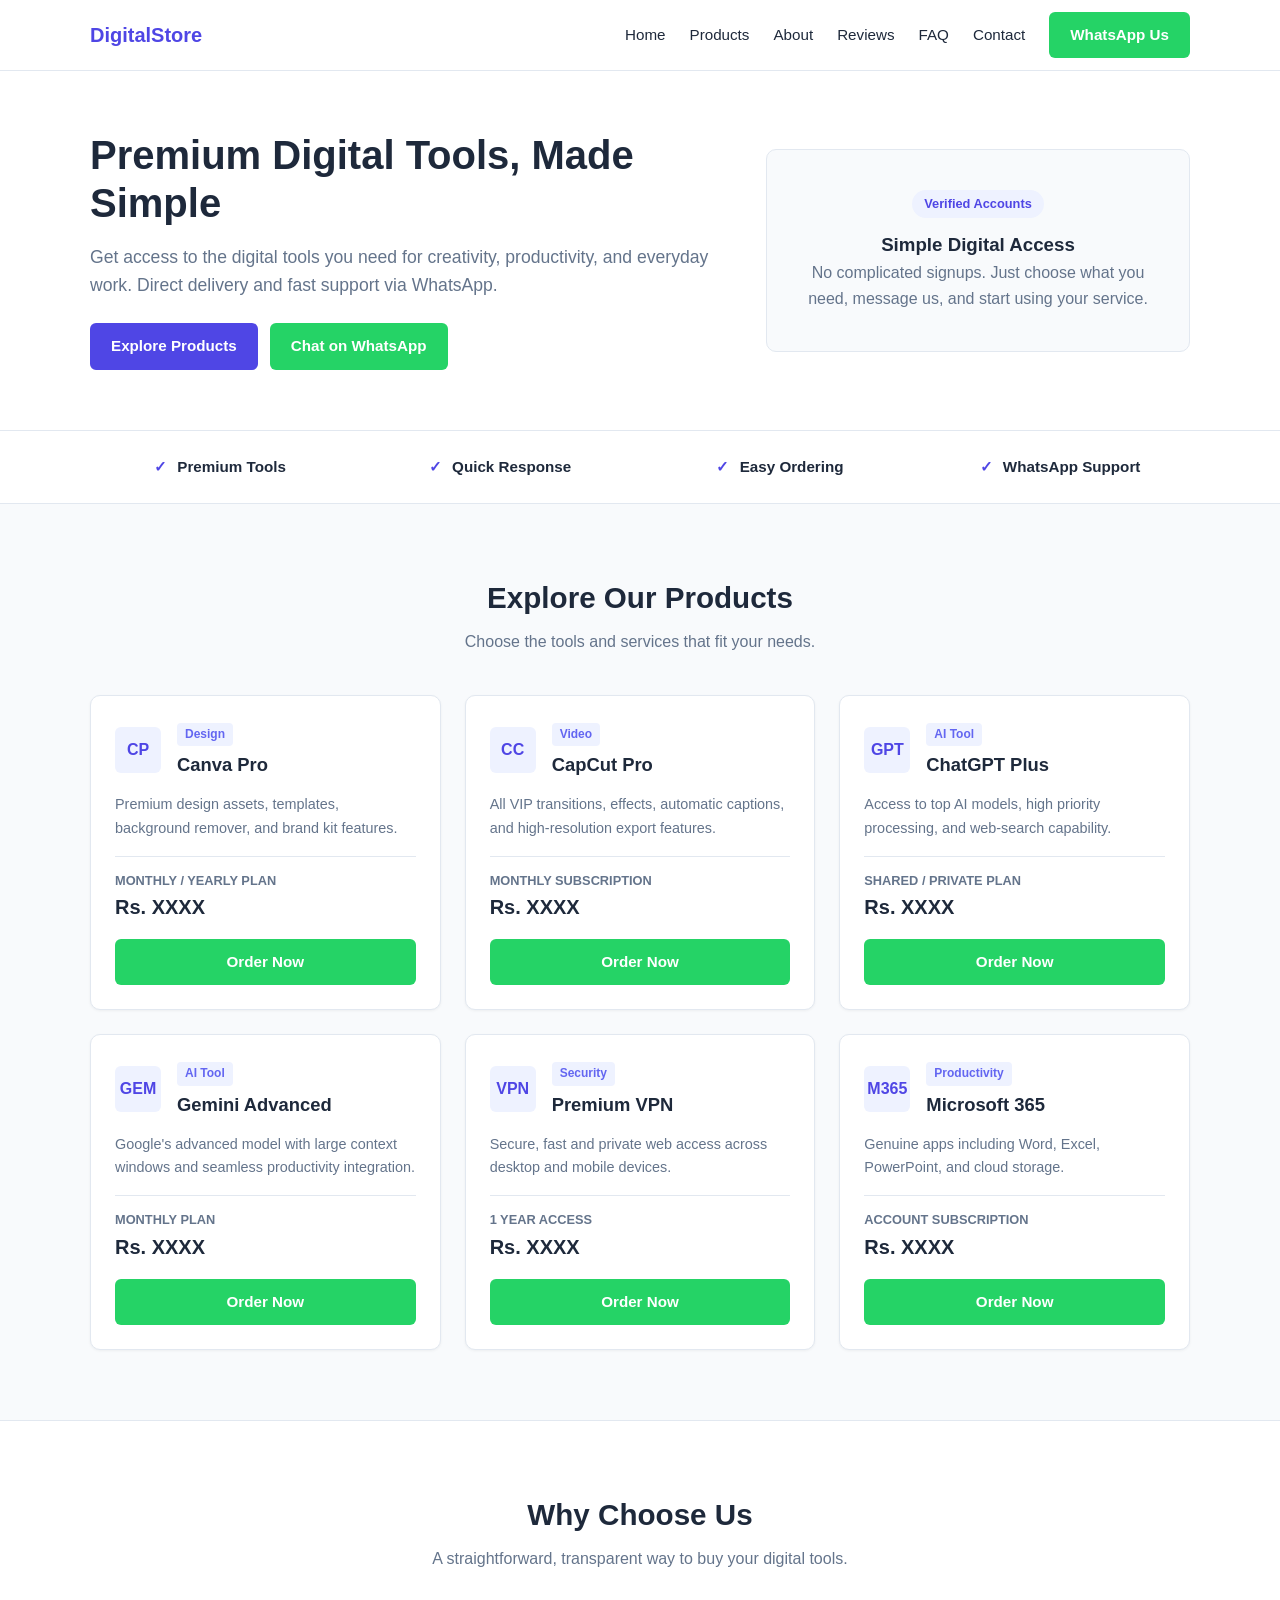
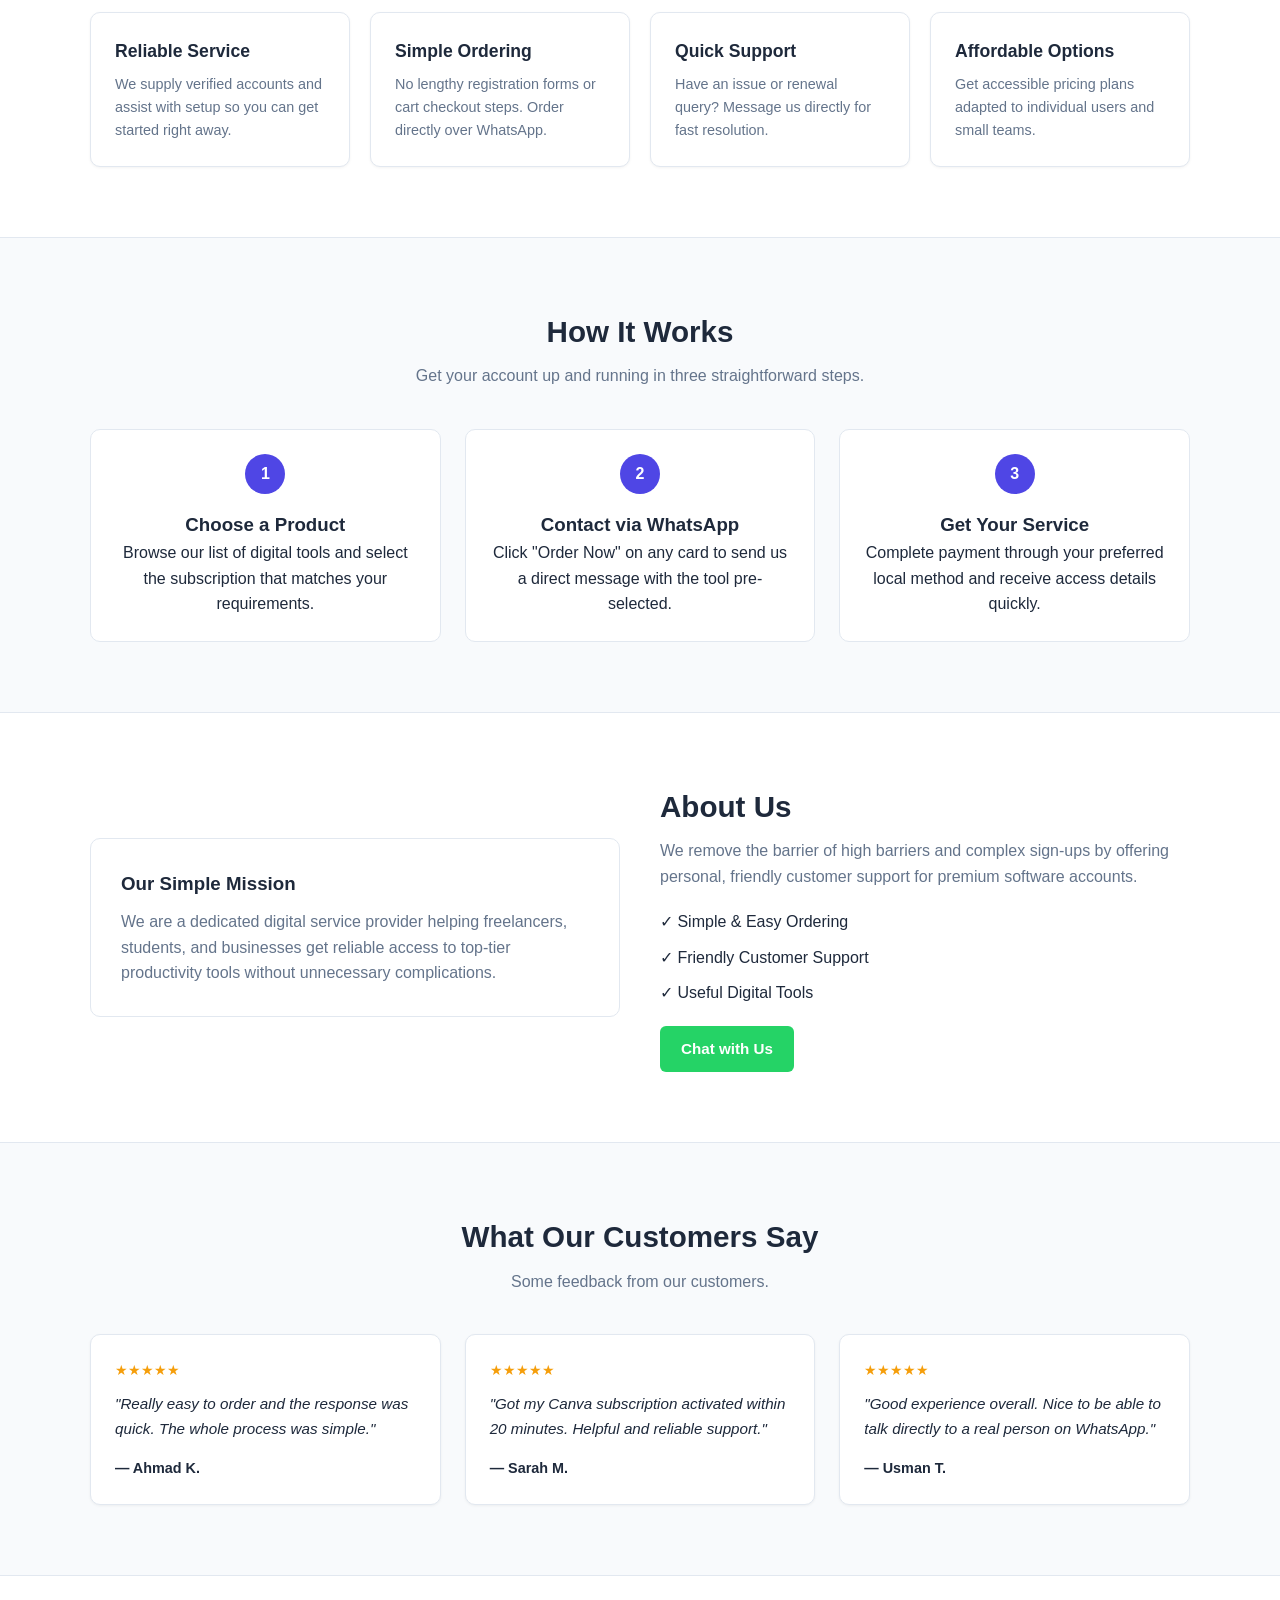
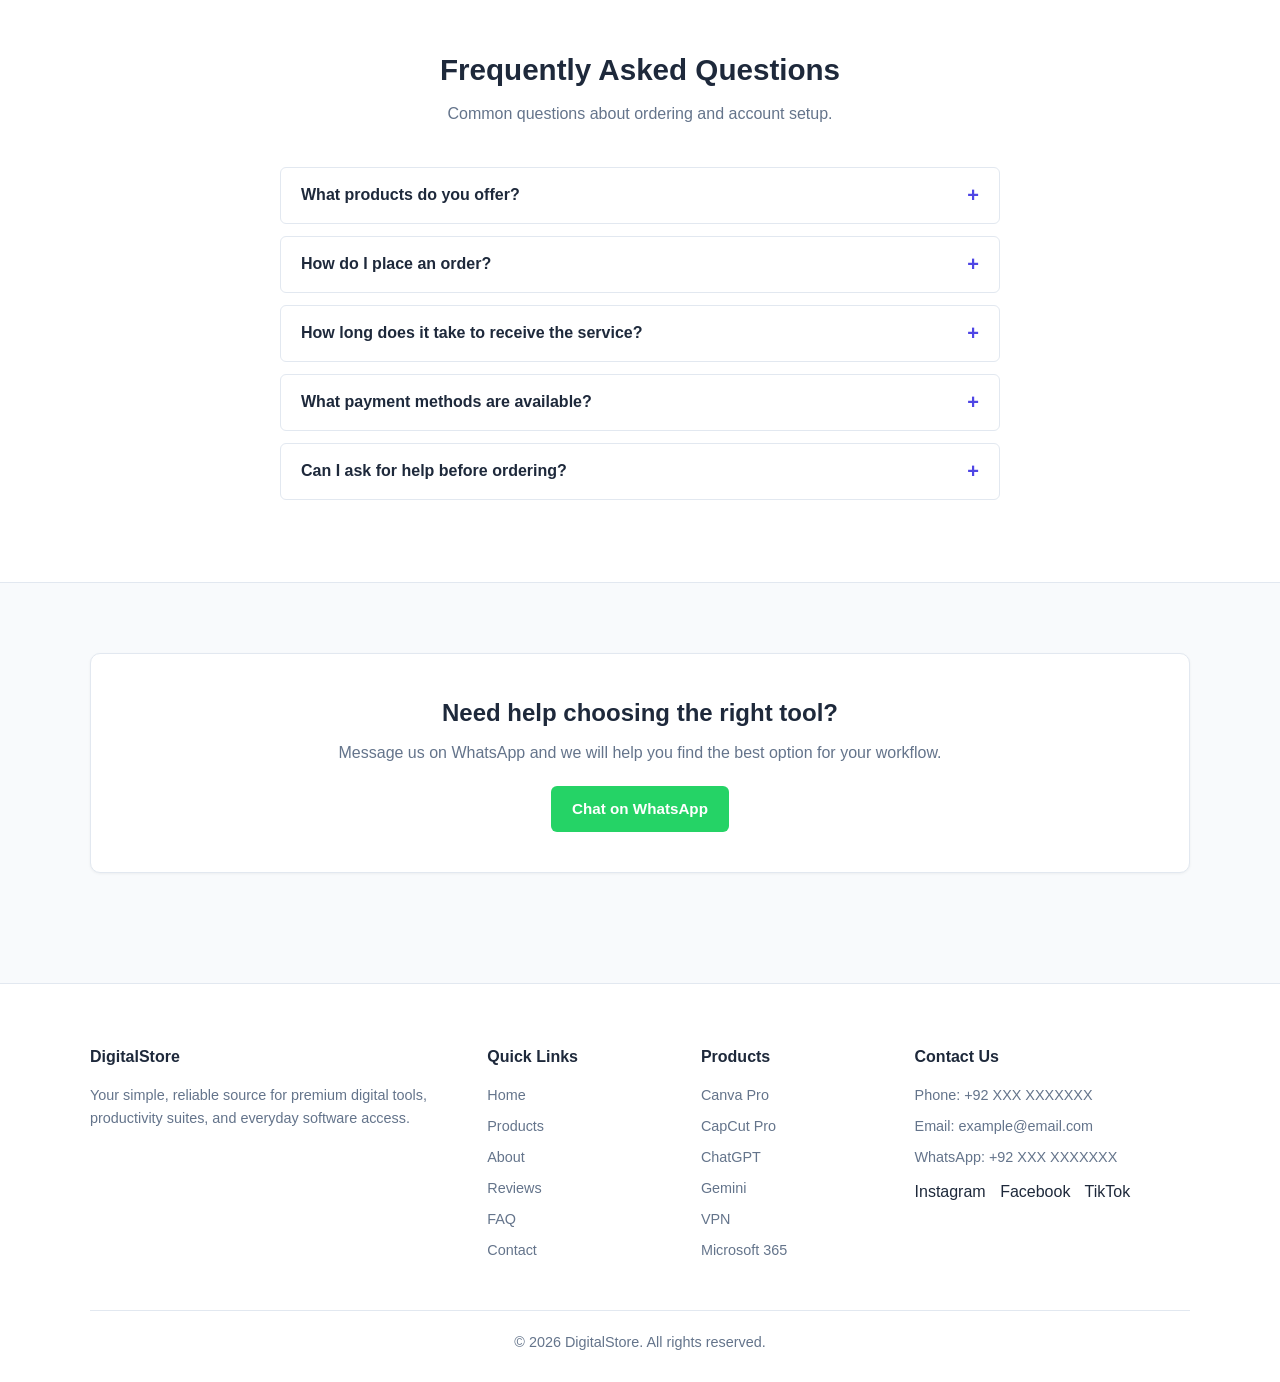
<file: index.html>
<!DOCTYPE html>
<html lang="en">
<head>
  <meta charset="UTF-8">
  <meta name="viewport" content="width=device-width, initial-scale=1.0">
  <title>Digital Tools & Services Store</title>
  <link rel="stylesheet" href="style.css">
</head>
<body>

  <header class="header">
    <div class="container header-container">
      <a href="index.html" class="logo">DigitalStore</a>

      <button class="mobile-toggle" id="menuBtn" aria-label="Toggle menu">☰</button>

      <nav class="nav" id="mainNav">
        <ul class="nav-list">
          <li><a href="#home" class="nav-link">Home</a></li>
          <li><a href="#products" class="nav-link">Products</a></li>
          <li><a href="#about" class="nav-link">About</a></li>
          <li><a href="#reviews" class="nav-link">Reviews</a></li>
          <li><a href="#faq" class="nav-link">FAQ</a></li>
          <li><a href="contact.html" class="nav-link">Contact</a></li>
          <li>
            <a href="https://wa.me/YOUR_WHATSAPP_NUMBER?text=Hi%2C%20I%20want%20to%20place%20an%20order." class="btn btn-whatsapp" target="_blank">WhatsApp Us</a>
          </li>
        </ul>
      </nav>
    </div>
  </header>

  <main>
    <section class="hero" id="home">
      <div class="container hero-grid">
        <div class="hero-content">
          <h1 class="hero-title">Premium Digital Tools, Made Simple</h1>
          <p class="hero-desc">Get access to the digital tools you need for creativity, productivity, and everyday work. Direct delivery and fast support via WhatsApp.</p>
          <div class="hero-actions">
            <a href="#products" class="btn btn-primary">Explore Products</a>
            <a href="https://wa.me/YOUR_WHATSAPP_NUMBER?text=Hi%2C%20I%20have%20a%20question." class="btn btn-whatsapp" target="_blank">Chat on WhatsApp</a>
          </div>
        </div>
        <div class="hero-visual">
          <span class="hero-badge-preview">Verified Accounts</span>
          <h3>Simple Digital Access</h3>
          <p class="section-subtitle">No complicated signups. Just choose what you need, message us, and start using your service.</p>
        </div>
      </div>
    </section>

    <div class="benefits-bar">
      <div class="container benefits-grid">
        <div class="benefit-item"><span class="benefit-icon">✓</span> Premium Tools</div>
        <div class="benefit-item"><span class="benefit-icon">✓</span> Quick Response</div>
        <div class="benefit-item"><span class="benefit-icon">✓</span> Easy Ordering</div>
        <div class="benefit-item"><span class="benefit-icon">✓</span> WhatsApp Support</div>
      </div>
    </div>

    <section class="section" id="products">
      <div class="container">
        <div class="section-title-wrap">
          <h2 class="section-title">Explore Our Products</h2>
          <p class="section-subtitle">Choose the tools and services that fit your needs.</p>
        </div>

        <div class="product-grid">

          <div class="product-card">
            <div class="product-card-top">
              <div class="product-avatar">CP</div>
              <div>
                <span class="product-badge">Design</span>
                <h3 class="product-name">Canva Pro</h3>
              </div>
            </div>
            <p class="product-desc">Premium design assets, templates, background remover, and brand kit features.</p>
            <div class="product-meta">
              <div class="product-plan">Monthly / Yearly Plan</div>
              <div class="product-price">Rs. XXXX</div>
            </div>
            <a href="https://wa.me/YOUR_WHATSAPP_NUMBER?text=Hi%2C%20I%20am%20interested%20in%20Canva%20Pro.%20Please%20share%20the%20details." class="btn btn-whatsapp btn-full" target="_blank">Order Now</a>
          </div>

          <div class="product-card">
            <div class="product-card-top">
              <div class="product-avatar">CC</div>
              <div>
                <span class="product-badge">Video</span>
                <h3 class="product-name">CapCut Pro</h3>
              </div>
            </div>
            <p class="product-desc">All VIP transitions, effects, automatic captions, and high-resolution export features.</p>
            <div class="product-meta">
              <div class="product-plan">Monthly Subscription</div>
              <div class="product-price">Rs. XXXX</div>
            </div>
            <a href="https://wa.me/YOUR_WHATSAPP_NUMBER?text=Hi%2C%20I%20am%20interested%20in%20CapCut%20Pro.%20Please%20share%20the%20details." class="btn btn-whatsapp btn-full" target="_blank">Order Now</a>
          </div>

          <div class="product-card">
            <div class="product-card-top">
              <div class="product-avatar">GPT</div>
              <div>
                <span class="product-badge">AI Tool</span>
                <h3 class="product-name">ChatGPT Plus</h3>
              </div>
            </div>
            <p class="product-desc">Access to top AI models, high priority processing, and web-search capability.</p>
            <div class="product-meta">
              <div class="product-plan">Shared / Private Plan</div>
              <div class="product-price">Rs. XXXX</div>
            </div>
            <a href="https://wa.me/YOUR_WHATSAPP_NUMBER?text=Hi%2C%20I%20am%20interested%20in%20ChatGPT.%20Please%20share%20the%20details." class="btn btn-whatsapp btn-full" target="_blank">Order Now</a>
          </div>

          <div class="product-card">
            <div class="product-card-top">
              <div class="product-avatar">GEM</div>
              <div>
                <span class="product-badge">AI Tool</span>
                <h3 class="product-name">Gemini Advanced</h3>
              </div>
            </div>
            <p class="product-desc">Google's advanced model with large context windows and seamless productivity integration.</p>
            <div class="product-meta">
              <div class="product-plan">Monthly Plan</div>
              <div class="product-price">Rs. XXXX</div>
            </div>
            <a href="https://wa.me/YOUR_WHATSAPP_NUMBER?text=Hi%2C%20I%20am%20interested%20in%20Gemini.%20Please%20share%20the%20details." class="btn btn-whatsapp btn-full" target="_blank">Order Now</a>
          </div>

          <div class="product-card">
            <div class="product-card-top">
              <div class="product-avatar">VPN</div>
              <div>
                <span class="product-badge">Security</span>
                <h3 class="product-name">Premium VPN</h3>
              </div>
            </div>
            <p class="product-desc">Secure, fast and private web access across desktop and mobile devices.</p>
            <div class="product-meta">
              <div class="product-plan">1 Year Access</div>
              <div class="product-price">Rs. XXXX</div>
            </div>
            <a href="https://wa.me/YOUR_WHATSAPP_NUMBER?text=Hi%2C%20I%20am%20interested%20in%20Premium%20VPN.%20Please%20share%20the%20details." class="btn btn-whatsapp btn-full" target="_blank">Order Now</a>
          </div>

          <div class="product-card">
            <div class="product-card-top">
              <div class="product-avatar">M365</div>
              <div>
                <span class="product-badge">Productivity</span>
                <h3 class="product-name">Microsoft 365</h3>
              </div>
            </div>
            <p class="product-desc">Genuine apps including Word, Excel, PowerPoint, and cloud storage.</p>
            <div class="product-meta">
              <div class="product-plan">Account Subscription</div>
              <div class="product-price">Rs. XXXX</div>
            </div>
            <a href="https://wa.me/YOUR_WHATSAPP_NUMBER?text=Hi%2C%20I%20am%20interested%20in%20Microsoft%20365.%20Please%20share%20the%20details." class="btn btn-whatsapp btn-full" target="_blank">Order Now</a>
          </div>

          </div>
      </div>
    </section>

    <section class="section" style="background-color: var(--white); border-top: 1px solid var(--border-color); border-bottom: 1px solid var(--border-color);">
      <div class="container">
        <div class="section-title-wrap">
          <h2 class="section-title">Why Choose Us</h2>
          <p class="section-subtitle">A straightforward, transparent way to buy your digital tools.</p>
        </div>
        <div class="features-grid">
          <div class="feature-card">
            <h3>Reliable Service</h3>
            <p>We supply verified accounts and assist with setup so you can get started right away.</p>
          </div>
          <div class="feature-card">
            <h3>Simple Ordering</h3>
            <p>No lengthy registration forms or cart checkout steps. Order directly over WhatsApp.</p>
          </div>
          <div class="feature-card">
            <h3>Quick Support</h3>
            <p>Have an issue or renewal query? Message us directly for fast resolution.</p>
          </div>
          <div class="feature-card">
            <h3>Affordable Options</h3>
            <p>Get accessible pricing plans adapted to individual users and small teams.</p>
          </div>
        </div>
      </div>
    </section>

    <section class="section">
      <div class="container">
        <div class="section-title-wrap">
          <h2 class="section-title">How It Works</h2>
          <p class="section-subtitle">Get your account up and running in three straightforward steps.</p>
        </div>
        <div class="steps-grid">
          <div class="step-card">
            <div class="step-number">1</div>
            <h3>Choose a Product</h3>
            <p>Browse our list of digital tools and select the subscription that matches your requirements.</p>
          </div>
          <div class="step-card">
            <div class="step-number">2</div>
            <h3>Contact via WhatsApp</h3>
            <p>Click "Order Now" on any card to send us a direct message with the tool pre-selected.</p>
          </div>
          <div class="step-card">
            <div class="step-number">3</div>
            <h3>Get Your Service</h3>
            <p>Complete payment through your preferred local method and receive access details quickly.</p>
          </div>
        </div>
      </div>
    </section>

    <section class="section" id="about" style="background-color: var(--white); border-top: 1px solid var(--border-color); border-bottom: 1px solid var(--border-color);">
      <div class="container">
        <div class="about-grid">
          <div class="about-box">
            <h3>Our Simple Mission</h3>
            <p style="margin-top: 10px; color: var(--text-muted);">
              We are a dedicated digital service provider helping freelancers, students, and businesses get reliable access to top-tier productivity tools without unnecessary complications.
            </p>
          </div>
          <div>
            <h2 class="section-title">About Us</h2>
            <p style="color: var(--text-muted);">We remove the barrier of high barriers and complex sign-ups by offering personal, friendly customer support for premium software accounts.</p>
            <ul class="about-features">
              <li>✓ Simple & Easy Ordering</li>
              <li>✓ Friendly Customer Support</li>
              <li>✓ Useful Digital Tools</li>
            </ul>
            <a href="https://wa.me/YOUR_WHATSAPP_NUMBER?text=Hi%2C%20I%20would%20like%20to%20know%20more%20about%20your%20services." class="btn btn-whatsapp" target="_blank">Chat with Us</a>
          </div>
        </div>
      </div>
    </section>

    <section class="section" id="reviews">
      <div class="container">
        <div class="section-title-wrap">
          <h2 class="section-title">What Our Customers Say</h2>
          <p class="section-subtitle">Some feedback from our customers.</p>
        </div>
        <div class="reviews-grid">
          <div class="review-card">
            <div class="review-stars">★★★★★</div>
            <p class="review-text">"Really easy to order and the response was quick. The whole process was simple."</p>
            <div class="reviewer">— Ahmad K.</div>
          </div>
          <div class="review-card">
            <div class="review-stars">★★★★★</div>
            <p class="review-text">"Got my Canva subscription activated within 20 minutes. Helpful and reliable support."</p>
            <div class="reviewer">— Sarah M.</div>
          </div>
          <div class="review-card">
            <div class="review-stars">★★★★★</div>
            <p class="review-text">"Good experience overall. Nice to be able to talk directly to a real person on WhatsApp."</p>
            <div class="reviewer">— Usman T.</div>
          </div>
        </div>
      </div>
    </section>

    <section class="section" id="faq" style="background-color: var(--white); border-top: 1px solid var(--border-color); border-bottom: 1px solid var(--border-color);">
      <div class="container">
        <div class="section-title-wrap">
          <h2 class="section-title">Frequently Asked Questions</h2>
          <p class="section-subtitle">Common questions about ordering and account setup.</p>
        </div>
        <div class="faq-wrap">

          <div class="faq-item">
            <button class="faq-question">
              <span>What products do you offer?</span>
              <span class="faq-toggle-icon">+</span>
            </button>
            <div class="faq-answer">
              We provide subscriptions and access credentials for graphic design suites, video editors, AI platforms, Office tools, and VPN security services.
            </div>
          </div>

          <div class="faq-item">
            <button class="faq-question">
              <span>How do I place an order?</span>
              <span class="faq-toggle-icon">+</span>
            </button>
            <div class="faq-answer">
              Click the "Order Now" button on any product card. This opens WhatsApp with your chosen item ready in a message. We guide you through the remaining steps.
            </div>
          </div>

          <div class="faq-item">
            <button class="faq-question">
              <span>How long does it take to receive the service?</span>
              <span class="faq-toggle-icon">+</span>
            </button>
            <div class="faq-answer">
              Most orders are fulfilled within 15 to 45 minutes during regular operating hours once payment is confirmed.
            </div>
          </div>

          <div class="faq-item">
            <button class="faq-question">
              <span>What payment methods are available?</span>
              <span class="faq-toggle-icon">+</span>
            </button>
            <div class="faq-answer">
              We accept direct bank transfers, Easypaisa, JazzCash, and other popular domestic payment methods.
            </div>
          </div>

          <div class="faq-item">
            <button class="faq-question">
              <span>Can I ask for help before ordering?</span>
              <span class="faq-toggle-icon">+</span>
            </button>
            <div class="faq-answer">
              Yes, feel free to contact us on WhatsApp anytime to ask questions about compatibility, duration, or features.
            </div>
          </div>

        </div>
      </div>
    </section>

    <section class="section">
      <div class="container">
        <div class="cta-box">
          <h2>Need help choosing the right tool?</h2>
          <p>Message us on WhatsApp and we will help you find the best option for your workflow.</p>
          <a href="https://wa.me/YOUR_WHATSAPP_NUMBER?text=Hi%2C%20I%20need%20help%20choosing%20a%20tool." class="btn btn-whatsapp" target="_blank">Chat on WhatsApp</a>
        </div>
      </div>
    </section>
  </main>

  <footer class="footer">
    <div class="container">
      <div class="footer-grid">
        <div>
          <h4>DigitalStore</h4>
          <p>Your simple, reliable source for premium digital tools, productivity suites, and everyday software access.</p>
        </div>
        <div>
          <h4>Quick Links</h4>
          <ul>
            <li><a href="#home">Home</a></li>
            <li><a href="#products">Products</a></li>
            <li><a href="#about">About</a></li>
            <li><a href="#reviews">Reviews</a></li>
            <li><a href="#faq">FAQ</a></li>
            <li><a href="contact.html">Contact</a></li>
          </ul>
        </div>
        <div>
          <h4>Products</h4>
          <ul>
            <li><a href="#products">Canva Pro</a></li>
            <li><a href="#products">CapCut Pro</a></li>
            <li><a href="#products">ChatGPT</a></li>
            <li><a href="#products">Gemini</a></li>
            <li><a href="#products">VPN</a></li>
            <li><a href="#products">Microsoft 365</a></li>
          </ul>
        </div>
        <div>
          <h4>Contact Us</h4>
          <p>Phone: <a href="tel:+92XXXXXXXXXX">+92 XXX XXXXXXX</a></p>
          <p>Email: <a href="mailto:example@email.com">example@email.com</a></p>
          <p>WhatsApp: <a href="https://wa.me/YOUR_WHATSAPP_NUMBER" target="_blank">+92 XXX XXXXXXX</a></p>
          <div style="margin-top: 10px;">
            <a href="#" style="margin-right: 10px;">Instagram</a>
            <a href="#" style="margin-right: 10px;">Facebook</a>
            <a href="#">TikTok</a>
          </div>
        </div>
      </div>
      <div class="footer-bottom">
        <p>&copy; 2026 DigitalStore. All rights reserved.</p>
      </div>
    </div>
  </footer>

  <script>
    // 1. Mobile Menu Toggle
    const menuBtn = document.getElementById('menuBtn');
    const mainNav = document.getElementById('mainNav');

    menuBtn.addEventListener('click', function() {
      mainNav.classList.toggle('open');
    });

    // Close menu when a navigation link is clicked
    const navLinks = document.querySelectorAll('.nav-link');
    navLinks.forEach(function(link) {
      link.addEventListener('click', function() {
        mainNav.classList.remove('open');
      });
    });

    // 2. Expandable FAQ Accordion
    const faqQuestions = document.querySelectorAll('.faq-question');
    faqQuestions.forEach(function(btn) {
      btn.addEventListener('click', function() {
        const parentItem = this.parentElement;
        const icon = this.querySelector('.faq-toggle-icon');
        
        // Toggle the current question item
        parentItem.classList.toggle('active');
        
        // Swap plus / minus sign
        if (parentItem.classList.contains('active')) {
          icon.textContent = '−';
        } else {
          icon.textContent = '+';
        }
      });
    });
  </script>

</body>
</html>
</file>
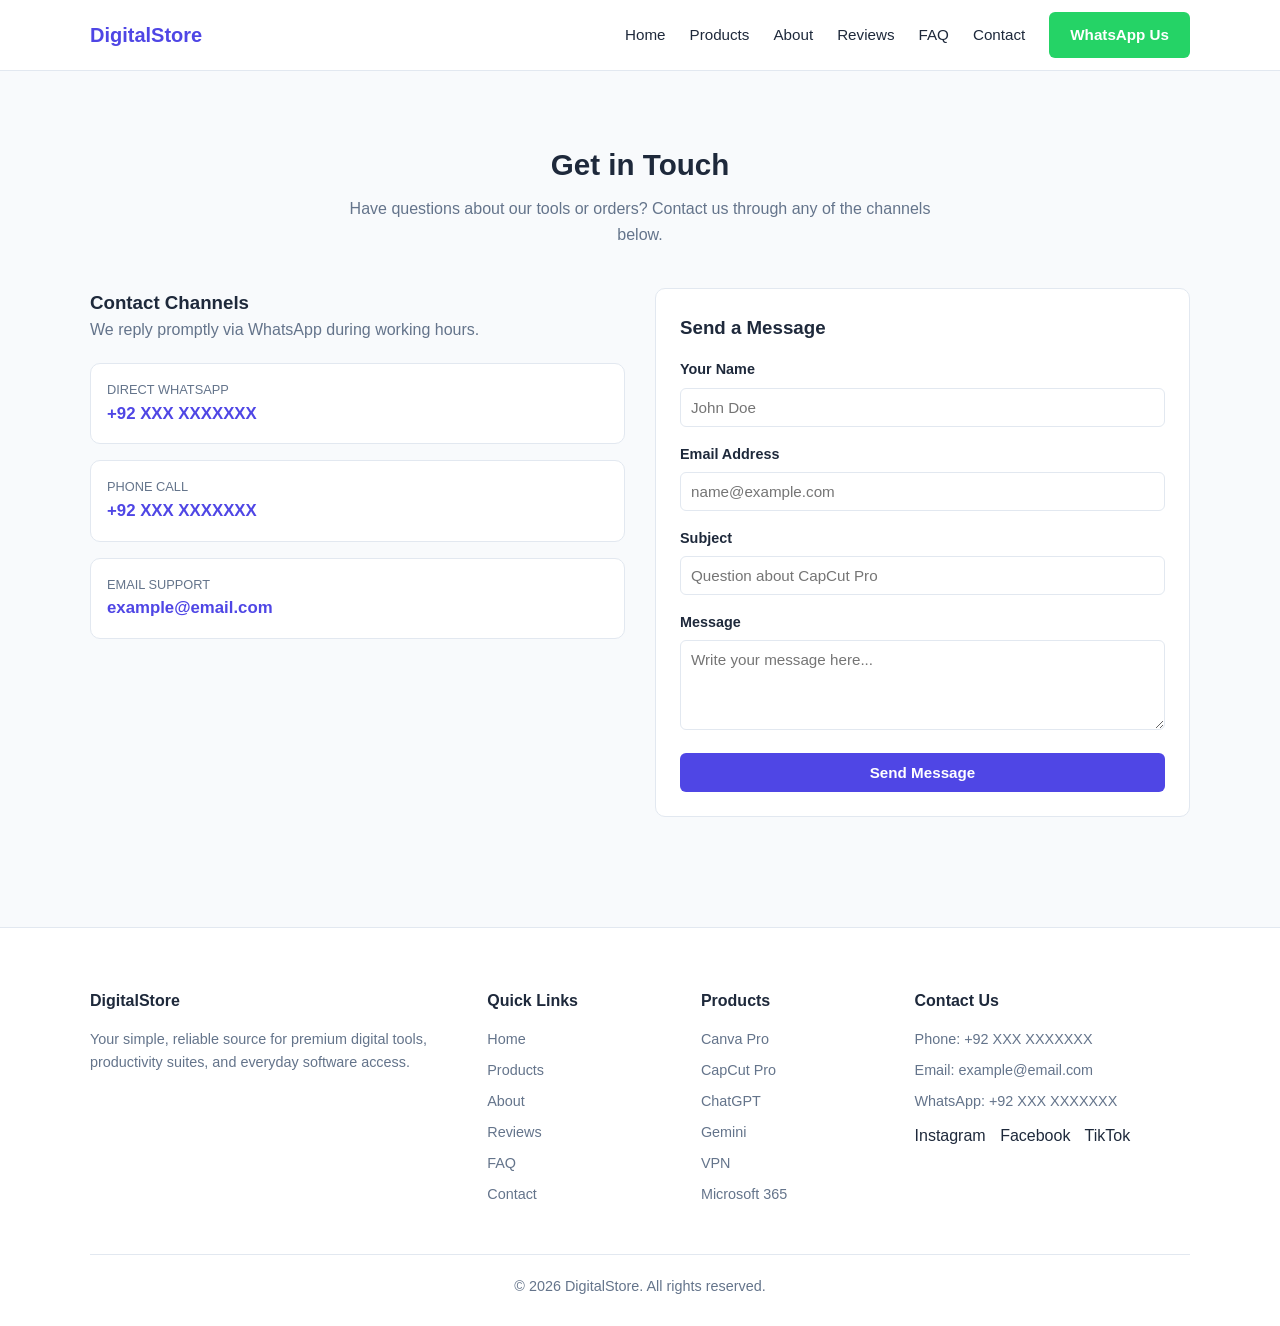
<file: contact.html>
<!DOCTYPE html>
<html lang="en">
<head>
  <meta charset="UTF-8">
  <meta name="viewport" content="width=device-width, initial-scale=1.0">
  <title>Contact Us - DigitalStore</title>
  <link rel="stylesheet" href="style.css">
</head>
<body>

  <header class="header">
    <div class="container header-container">
      <a href="index.html" class="logo">DigitalStore</a>

      <button class="mobile-toggle" id="menuBtn" aria-label="Toggle menu">☰</button>

      <nav class="nav" id="mainNav">
        <ul class="nav-list">
          <li><a href="index.html#home" class="nav-link">Home</a></li>
          <li><a href="index.html#products" class="nav-link">Products</a></li>
          <li><a href="index.html#about" class="nav-link">About</a></li>
          <li><a href="index.html#reviews" class="nav-link">Reviews</a></li>
          <li><a href="index.html#faq" class="nav-link">FAQ</a></li>
          <li><a href="contact.html" class="nav-link">Contact</a></li>
          <li>
            <a href="https://wa.me/YOUR_WHATSAPP_NUMBER?text=Hi%2C%20I%20have%20an%20inquiry." class="btn btn-whatsapp" target="_blank">WhatsApp Us</a>
          </li>
        </ul>
      </nav>
    </div>
  </header>

  <main class="section">
    <div class="container">
      <div class="section-title-wrap">
        <h1 class="section-title">Get in Touch</h1>
        <p class="section-subtitle">Have questions about our tools or orders? Contact us through any of the channels below.</p>
      </div>

      <div class="contact-page-grid">
        <div>
          <h3>Contact Channels</h3>
          <p style="color: var(--text-muted); margin-bottom: 15px;">We reply promptly via WhatsApp during working hours.</p>

          <div class="contact-card-list">
            <div class="contact-card">
              <span>Direct WhatsApp</span>
              <a href="https://wa.me/YOUR_WHATSAPP_NUMBER" target="_blank">+92 XXX XXXXXXX</a>
            </div>
            <div class="contact-card">
              <span>Phone Call</span>
              <a href="tel:+92XXXXXXXXXX">+92 XXX XXXXXXX</a>
            </div>
            <div class="contact-card">
              <span>Email Support</span>
              <a href="mailto:example@email.com">example@email.com</a>
            </div>
          </div>
        </div>

        <div>
          <form class="contact-form" id="dummyContactForm">
            <h3 style="margin-bottom: 16px;">Send a Message</h3>

            <div class="form-group">
              <label for="name">Your Name</label>
              <input type="text" id="name" required placeholder="John Doe">
            </div>

            <div class="form-group">
              <label for="email">Email Address</label>
              <input type="email" id="email" required placeholder="name@example.com">
            </div>

            <div class="form-group">
              <label for="subject">Subject</label>
              <input type="text" id="subject" required placeholder="Question about CapCut Pro">
            </div>

            <div class="form-group">
              <label for="message">Message</label>
              <textarea id="message" rows="4" required placeholder="Write your message here..."></textarea>
            </div>

            <button type="submit" class="btn btn-primary btn-full">Send Message</button>
            <p id="formFeedback" style="display: none; color: #16A34A; font-size: 0.9rem; margin-top: 10px; text-align: center;">Message received! We will get back to you shortly.</p>
          </form>
        </div>
      </div>
    </div>
  </main>

  <footer class="footer">
    <div class="container">
      <div class="footer-grid">
        <div>
          <h4>DigitalStore</h4>
          <p>Your simple, reliable source for premium digital tools, productivity suites, and everyday software access.</p>
        </div>
        <div>
          <h4>Quick Links</h4>
          <ul>
            <li><a href="index.html#home">Home</a></li>
            <li><a href="index.html#products">Products</a></li>
            <li><a href="index.html#about">About</a></li>
            <li><a href="index.html#reviews">Reviews</a></li>
            <li><a href="index.html#faq">FAQ</a></li>
            <li><a href="contact.html">Contact</a></li>
          </ul>
        </div>
        <div>
          <h4>Products</h4>
          <ul>
            <li><a href="index.html#products">Canva Pro</a></li>
            <li><a href="index.html#products">CapCut Pro</a></li>
            <li><a href="index.html#products">ChatGPT</a></li>
            <li><a href="index.html#products">Gemini</a></li>
            <li><a href="index.html#products">VPN</a></li>
            <li><a href="index.html#products">Microsoft 365</a></li>
          </ul>
        </div>
        <div>
          <h4>Contact Us</h4>
          <p>Phone: <a href="tel:+92XXXXXXXXXX">+92 XXX XXXXXXX</a></p>
          <p>Email: <a href="mailto:example@email.com">example@email.com</a></p>
          <p>WhatsApp: <a href="https://wa.me/YOUR_WHATSAPP_NUMBER" target="_blank">+92 XXX XXXXXXX</a></p>
          <div style="margin-top: 10px;">
            <a href="#" style="margin-right: 10px;">Instagram</a>
            <a href="#" style="margin-right: 10px;">Facebook</a>
            <a href="#">TikTok</a>
          </div>
        </div>
      </div>
      <div class="footer-bottom">
        <p>&copy; 2026 DigitalStore. All rights reserved.</p>
      </div>
    </div>
  </footer>

  <script>
    // 1. Mobile Menu Toggle
    const menuBtn = document.getElementById('menuBtn');
    const mainNav = document.getElementById('mainNav');

    menuBtn.addEventListener('click', function() {
      mainNav.classList.toggle('open');
    });

    // 2. Dummy Form Handler (Demonstration Only)
    const contactForm = document.getElementById('dummyContactForm');
    const feedback = document.getElementById('formFeedback');

    contactForm.addEventListener('submit', function(event) {
      event.preventDefault(); // Stop page from refreshing
      feedback.style.display = 'block';
      contactForm.reset();
    });
  </script>

</body>
</html>
</file>
<file: style.css>
/* ==========================================================
   CSS VARIABLES & DESIGN SYSTEM
   Change your colors, borders, and shadows here once.
   ========================================================== */
:root {
  --primary: #4F46E5;
  --secondary: #6366F1;
  --bg-main: #F8FAFC;
  --white: #FFFFFF;
  --text-main: #1E293B;
  --text-muted: #64748B;
  --border-color: #E2E8F0;
  --whatsapp: #25D366;
  --whatsapp-hover: #1EBE5D;
  --radius-sm: 6px;
  --radius-md: 10px;
  --shadow-sm: 0 1px 3px rgba(0, 0, 0, 0.05);
  --shadow-md: 0 4px 6px -1px rgba(0, 0, 0, 0.07);
}

/* Base resets & typography */
* {
  margin: 0;
  padding: 0;
  box-sizing: border-box;
}

html {
  scroll-behavior: smooth;
  font-family: -apple-system, BlinkMacSystemFont, "Segoe UI", Roboto, Oxygen, Ubuntu, Cantarell, sans-serif;
  color: var(--text-main);
  background-color: var(--bg-main);
  line-height: 1.6;
}

img {
  max-width: 100%;
  height: auto;
  display: block;
}

a {
  text-decoration: none;
  color: inherit;
}

ul {
  list-style: none;
}

/* Layout Container */
.container {
  max-width: 1140px;
  margin: 0 auto;
  padding: 0 20px;
}

.section {
  padding: 70px 0;
}

.section-title-wrap {
  text-align: center;
  max-width: 600px;
  margin: 0 auto 40px auto;
}

.section-title {
  font-size: 1.85rem;
  font-weight: 700;
  margin-bottom: 8px;
  color: var(--text-main);
}

.section-subtitle {
  color: var(--text-muted);
  font-size: 1rem;
}

/* Common Buttons */
.btn {
  display: inline-block;
  padding: 10px 20px;
  border-radius: var(--radius-sm);
  font-weight: 600;
  font-size: 0.95rem;
  cursor: pointer;
  border: 1px solid transparent;
  transition: background 0.2s ease, border-color 0.2s ease;
  text-align: center;
}

.btn-primary {
  background-color: var(--primary);
  color: var(--white);
}

.btn-primary:hover {
  background-color: var(--secondary);
}

.btn-outline {
  background-color: transparent;
  border-color: var(--border-color);
  color: var(--text-main);
}

.btn-outline:hover {
  border-color: var(--text-muted);
  background-color: var(--white);
}

.btn-whatsapp {
  background-color: var(--whatsapp);
  color: var(--white);
}

.btn-whatsapp:hover {
  background-color: var(--whatsapp-hover);
}

.btn-full {
  width: 100%;
}

/* ==========================================================
   HEADER / NAVIGATION
   ========================================================== */
.header {
  position: sticky;
  top: 0;
  background-color: var(--white);
  border-bottom: 1px solid var(--border-color);
  z-index: 1000;
}

.header-container {
  display: flex;
  justify-content: space-between;
  align-items: center;
  height: 70px;
}

.logo {
  font-size: 1.25rem;
  font-weight: 700;
  color: var(--primary);
}

.nav {
  display: flex;
  align-items: center;
}

.nav-list {
  display: flex;
  gap: 24px;
  align-items: center;
}

.nav-link {
  font-size: 0.95rem;
  font-weight: 500;
  color: var(--text-main);
}

.nav-link:hover {
  color: var(--primary);
}

.mobile-toggle {
  display: none;
  background: none;
  border: none;
  font-size: 1.5rem;
  cursor: pointer;
  color: var(--text-main);
}

/* ==========================================================
   HERO SECTION
   ========================================================== */
.hero {
  padding: 60px 0;
  background-color: var(--white);
  border-bottom: 1px solid var(--border-color);
}

.hero-grid {
  display: grid;
  grid-template-columns: 1.2fr 0.8fr;
  gap: 40px;
  align-items: center;
}

.hero-title {
  font-size: 2.5rem;
  line-height: 1.2;
  font-weight: 800;
  margin-bottom: 16px;
  color: var(--text-main);
}

.hero-desc {
  font-size: 1.1rem;
  color: var(--text-muted);
  margin-bottom: 24px;
}

.hero-actions {
  display: flex;
  gap: 12px;
  flex-wrap: wrap;
}

.hero-visual {
  background-color: var(--bg-main);
  border: 1px solid var(--border-color);
  border-radius: var(--radius-md);
  padding: 40px;
  text-align: center;
}

.hero-badge-preview {
  display: inline-block;
  padding: 4px 12px;
  background-color: #EEF2FF;
  color: var(--primary);
  font-size: 0.8rem;
  font-weight: 600;
  border-radius: 50px;
  margin-bottom: 12px;
}

/* ==========================================================
   BENEFITS STRIP
   ========================================================== */
.benefits-bar {
  background-color: var(--white);
  border-bottom: 1px solid var(--border-color);
  padding: 24px 0;
}

.benefits-grid {
  display: grid;
  grid-template-columns: repeat(4, 1fr);
  gap: 20px;
  text-align: center;
}

.benefit-item {
  font-weight: 600;
  font-size: 0.95rem;
  color: var(--text-main);
}

.benefit-icon {
  color: var(--primary);
  margin-right: 6px;
}

/* ==========================================================
   PRODUCTS GRID
   ========================================================== */
.product-grid {
  display: grid;
  grid-template-columns: repeat(3, 1fr);
  gap: 24px;
}

.product-card {
  background-color: var(--white);
  border: 1px solid var(--border-color);
  border-radius: var(--radius-md);
  padding: 24px;
  box-shadow: var(--shadow-sm);
  display: flex;
  flex-direction: column;
}

.product-card-top {
  display: flex;
  align-items: center;
  gap: 16px;
  margin-bottom: 14px;
}

.product-avatar {
  width: 46px;
  height: 46px;
  background-color: #EEF2FF;
  color: var(--primary);
  font-weight: 700;
  border-radius: var(--radius-sm);
  display: flex;
  align-items: center;
  justify-content: center;
}

.product-badge {
  display: inline-block;
  font-size: 0.75rem;
  font-weight: 600;
  color: var(--secondary);
  background-color: #EEF2FF;
  padding: 2px 8px;
  border-radius: 4px;
  margin-bottom: 4px;
}

.product-name {
  font-size: 1.15rem;
  font-weight: 700;
}

.product-desc {
  font-size: 0.9rem;
  color: var(--text-muted);
  margin-bottom: 16px;
  flex-grow: 1;
}

.product-meta {
  border-top: 1px solid var(--border-color);
  padding-top: 14px;
  margin-bottom: 16px;
}

.product-plan {
  font-size: 0.8rem;
  color: var(--text-muted);
  text-transform: uppercase;
  font-weight: 600;
}

.product-price {
  font-size: 1.25rem;
  font-weight: 700;
  color: var(--text-main);
}

/* ==========================================================
   ABOUT & WHY CHOOSE US SECTIONS
   ========================================================== */
.about-grid {
  display: grid;
  grid-template-columns: 1fr 1fr;
  gap: 40px;
  align-items: center;
}

.about-box {
  background-color: var(--white);
  border: 1px solid var(--border-color);
  border-radius: var(--radius-md);
  padding: 30px;
}

.about-features {
  margin: 20px 0;
}

.about-features li {
  margin-bottom: 10px;
  font-weight: 500;
}

.features-grid {
  display: grid;
  grid-template-columns: repeat(4, 1fr);
  gap: 20px;
}

.feature-card {
  background-color: var(--white);
  border: 1px solid var(--border-color);
  border-radius: var(--radius-md);
  padding: 24px;
  box-shadow: var(--shadow-sm);
}

.feature-card h3 {
  font-size: 1.1rem;
  margin-bottom: 8px;
}

.feature-card p {
  font-size: 0.9rem;
  color: var(--text-muted);
}

/* ==========================================================
   HOW IT WORKS
   ========================================================== */
.steps-grid {
  display: grid;
  grid-template-columns: repeat(3, 1fr);
  gap: 24px;
}

.step-card {
  background-color: var(--white);
  border: 1px solid var(--border-color);
  border-radius: var(--radius-md);
  padding: 24px;
  text-align: center;
}

.step-number {
  width: 40px;
  height: 40px;
  background-color: var(--primary);
  color: var(--white);
  font-weight: 700;
  border-radius: 50%;
  display: flex;
  align-items: center;
  justify-content: center;
  margin: 0 auto 16px auto;
}

/* ==========================================================
   CUSTOMER REVIEWS
   ========================================================== */
.reviews-grid {
  display: grid;
  grid-template-columns: repeat(3, 1fr);
  gap: 24px;
}

.review-card {
  background-color: var(--white);
  border: 1px solid var(--border-color);
  border-radius: var(--radius-md);
  padding: 24px;
  box-shadow: var(--shadow-sm);
}

.review-stars {
  color: #F59E0B;
  font-size: 0.9rem;
  margin-bottom: 10px;
}

.review-text {
  font-size: 0.95rem;
  color: var(--text-main);
  margin-bottom: 16px;
  font-style: italic;
}

.reviewer {
  font-weight: 600;
  font-size: 0.9rem;
}

/* ==========================================================
   FAQ SECTION (ACCORDION)
   ========================================================== */
.faq-wrap {
  max-width: 720px;
  margin: 0 auto;
}

.faq-item {
  background-color: var(--white);
  border: 1px solid var(--border-color);
  border-radius: var(--radius-sm);
  margin-bottom: 12px;
  overflow: hidden;
}

.faq-question {
  width: 100%;
  background: none;
  border: none;
  text-align: left;
  padding: 16px 20px;
  font-size: 1rem;
  font-weight: 600;
  color: var(--text-main);
  cursor: pointer;
  display: flex;
  justify-content: space-between;
  align-items: center;
}

.faq-toggle-icon {
  font-size: 1.25rem;
  color: var(--primary);
}

.faq-answer {
  display: none;
  padding: 0 20px 16px 20px;
  font-size: 0.95rem;
  color: var(--text-muted);
}

.faq-item.active .faq-answer {
  display: block;
}

/* ==========================================================
   CONTACT CTA SECTION
   ========================================================== */
.cta-box {
  background-color: var(--white);
  border: 1px solid var(--border-color);
  border-radius: var(--radius-md);
  padding: 40px 20px;
  text-align: center;
  box-shadow: var(--shadow-sm);
}

.cta-box h2 {
  margin-bottom: 8px;
}

.cta-box p {
  color: var(--text-muted);
  margin-bottom: 20px;
}

/* ==========================================================
   SEPARATE CONTACT PAGE STYLES
   ========================================================== */
.contact-page-grid {
  display: grid;
  grid-template-columns: 1fr 1fr;
  gap: 30px;
}

.contact-card-list {
  display: flex;
  flex-direction: column;
  gap: 16px;
  margin-top: 20px;
}

.contact-card {
  background-color: var(--white);
  border: 1px solid var(--border-color);
  border-radius: var(--radius-md);
  padding: 16px;
  display: flex;
  flex-direction: column;
}

.contact-card span {
  font-size: 0.8rem;
  color: var(--text-muted);
  text-transform: uppercase;
}

.contact-card a {
  font-size: 1.05rem;
  font-weight: 600;
  color: var(--primary);
}

.contact-form {
  background-color: var(--white);
  border: 1px solid var(--border-color);
  border-radius: var(--radius-md);
  padding: 24px;
}

.form-group {
  margin-bottom: 16px;
}

.form-group label {
  display: block;
  font-size: 0.9rem;
  font-weight: 600;
  margin-bottom: 6px;
}

.form-group input,
.form-group textarea {
  width: 100%;
  padding: 10px;
  border: 1px solid var(--border-color);
  border-radius: var(--radius-sm);
  font-family: inherit;
  font-size: 0.95rem;
}

.form-group input:focus,
.form-group textarea:focus {
  outline: none;
  border-color: var(--primary);
}

/* ==========================================================
   FOOTER
   ========================================================== */
.footer {
  background-color: var(--white);
  border-top: 1px solid var(--border-color);
  padding: 60px 0 20px 0;
  margin-top: 40px;
}

.footer-grid {
  display: grid;
  grid-template-columns: 2fr 1fr 1fr 1.5fr;
  gap: 30px;
  margin-bottom: 40px;
}

.footer h4 {
  font-size: 1rem;
  margin-bottom: 14px;
  color: var(--text-main);
}

.footer p, .footer li {
  font-size: 0.9rem;
  color: var(--text-muted);
  margin-bottom: 8px;
}

.footer a:hover {
  color: var(--primary);
}

.footer-bottom {
  border-top: 1px solid var(--border-color);
  padding-top: 20px;
  text-align: center;
  font-size: 0.85rem;
  color: var(--text-muted);
}

/* ==========================================================
   RESPONSIVENESS (TABLETS & MOBILE)
   ========================================================== */
@media (max-width: 900px) {
  .product-grid {
    grid-template-columns: repeat(2, 1fr);
  }
  .features-grid {
    grid-template-columns: repeat(2, 1fr);
  }
  .benefits-grid {
    grid-template-columns: repeat(2, 1fr);
  }
  .footer-grid {
    grid-template-columns: 1fr 1fr;
  }
}

@media (max-width: 768px) {
  .hero-grid,
  .about-grid,
  .steps-grid,
  .reviews-grid,
  .contact-page-grid {
    grid-template-columns: 1fr;
  }

  .mobile-toggle {
    display: block;
  }

  .nav {
    display: none;
    position: absolute;
    top: 70px;
    left: 0;
    width: 100%;
    background-color: var(--white);
    border-bottom: 1px solid var(--border-color);
    padding: 20px;
  }

  .nav.open {
    display: block;
  }

  .nav-list {
    flex-direction: column;
    align-items: flex-start;
    gap: 16px;
  }

  .product-grid {
    grid-template-columns: 1fr;
  }

  .features-grid {
    grid-template-columns: 1fr;
  }

  .benefits-grid {
    grid-template-columns: 1fr;
    text-align: left;
  }

  .footer-grid {
    grid-template-columns: 1fr;
  }
}
</file>
